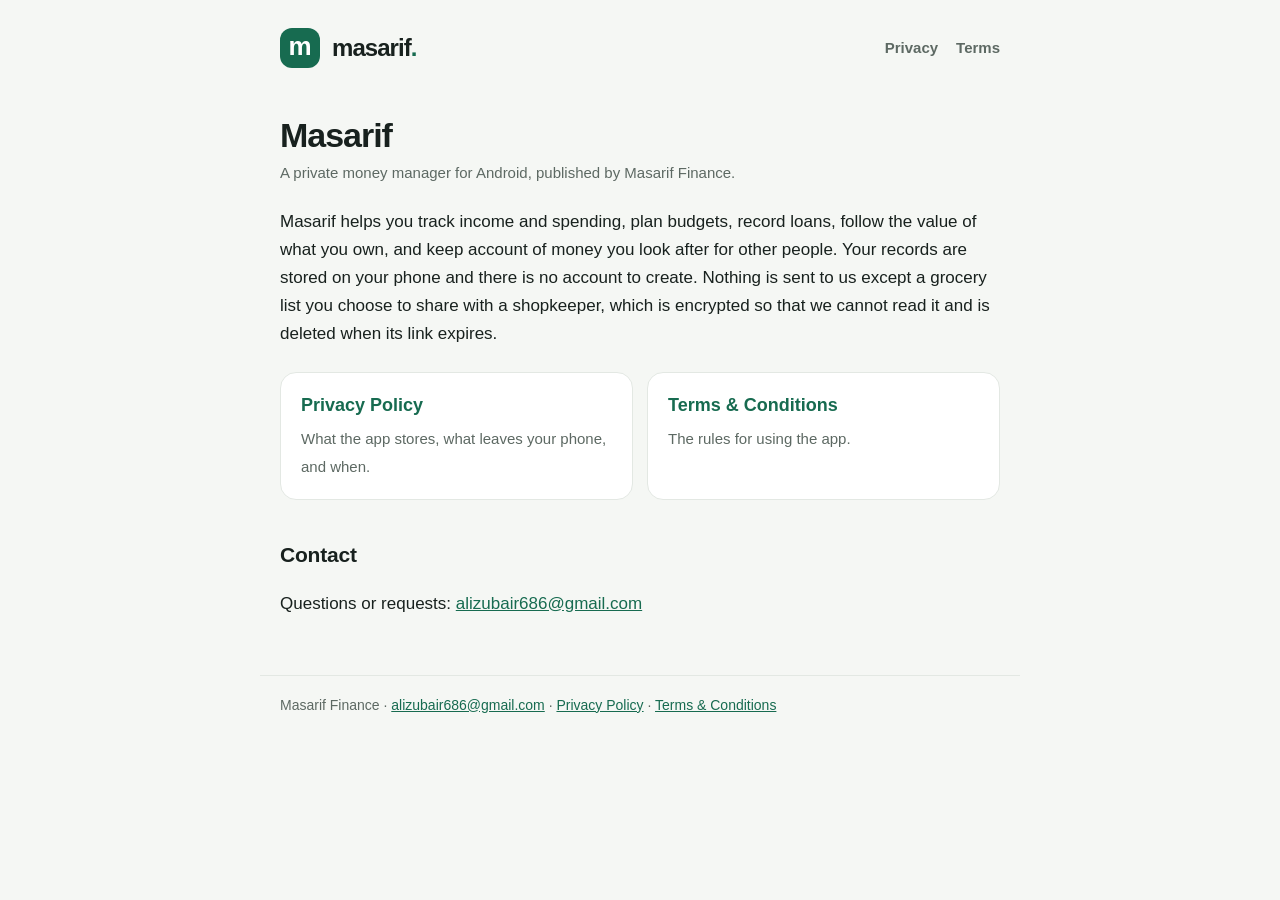
<file: index.html>
<!doctype html>
<html lang="en">
<head>
<meta charset="utf-8">
<meta name="viewport" content="width=device-width, initial-scale=1">
<title>Masarif</title>
<meta name="description" content="Masarif is a private money manager for Android: budgets, loans, wealth and money held for others, kept on your phone.">
<link rel="stylesheet" href="style.css">
</head>
<body>
<header>
  <div class="mark" aria-hidden="true">m</div>
  <a class="brand" href="./">masarif<span>.</span></a>
  <nav>
    <a href="privacy.html">Privacy</a>
    <a href="terms.html">Terms</a>
  </nav>
</header>
<main>
<h1>Masarif</h1>
<p class="meta">A private money manager for Android, published by Masarif Finance.</p>
<p>Masarif helps you track income and spending, plan budgets, record loans, follow the value of what you own, and keep account of money you look after for other people. Your records are stored on your phone and there is no account to create. Nothing is sent to us except a grocery list you choose to share with a shopkeeper, which is encrypted so that we cannot read it and is deleted when its link expires.</p>
<div class="cards">
  <a class="card" href="privacy.html"><strong>Privacy Policy</strong><span>What the app stores, what leaves your phone, and when.</span></a>
  <a class="card" href="terms.html"><strong>Terms &amp; Conditions</strong><span>The rules for using the app.</span></a>
</div>
<h2>Contact</h2>
<p>Questions or requests: <a href="mailto:alizubair686@gmail.com">alizubair686@gmail.com</a></p>
</main>
<footer>
  Masarif Finance · <a href="mailto:alizubair686@gmail.com">alizubair686@gmail.com</a> · <a href="privacy.html">Privacy Policy</a> · <a href="terms.html">Terms &amp; Conditions</a>
</footer>
</body>
</html>
</file>
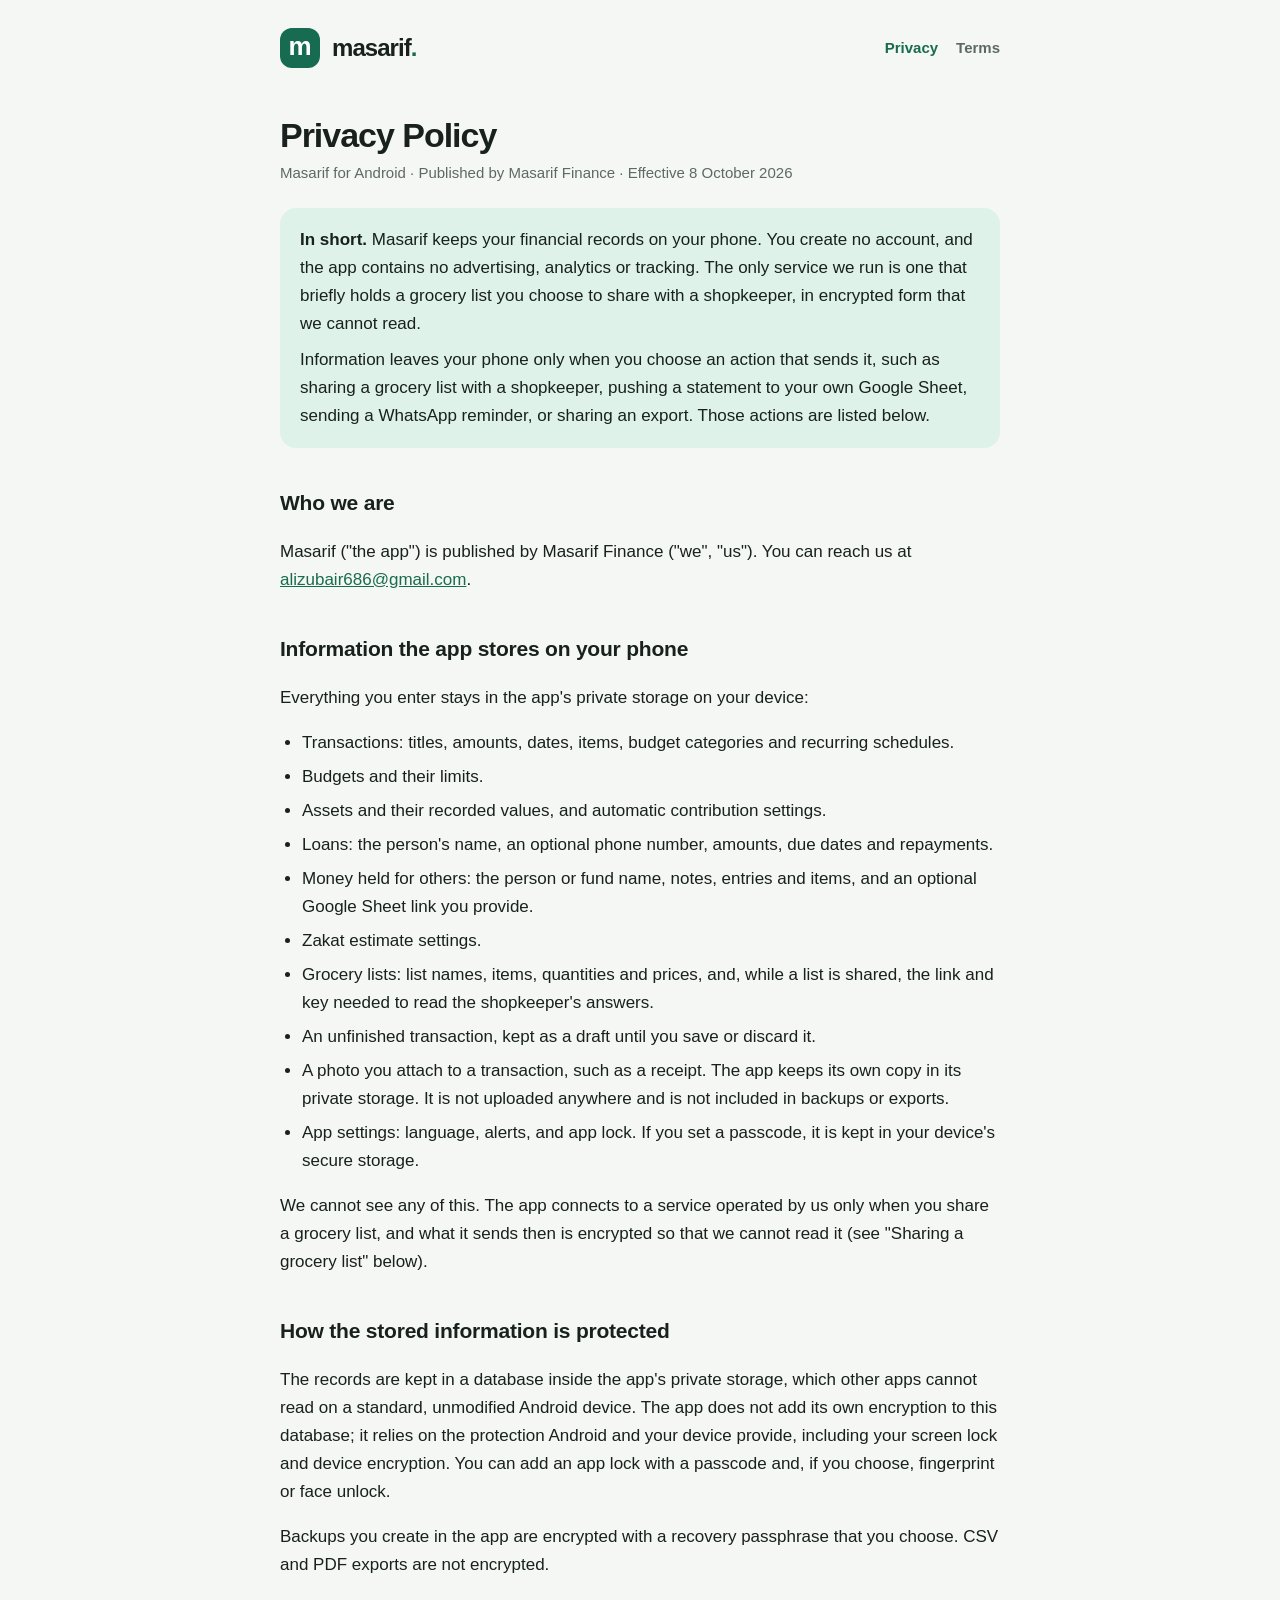
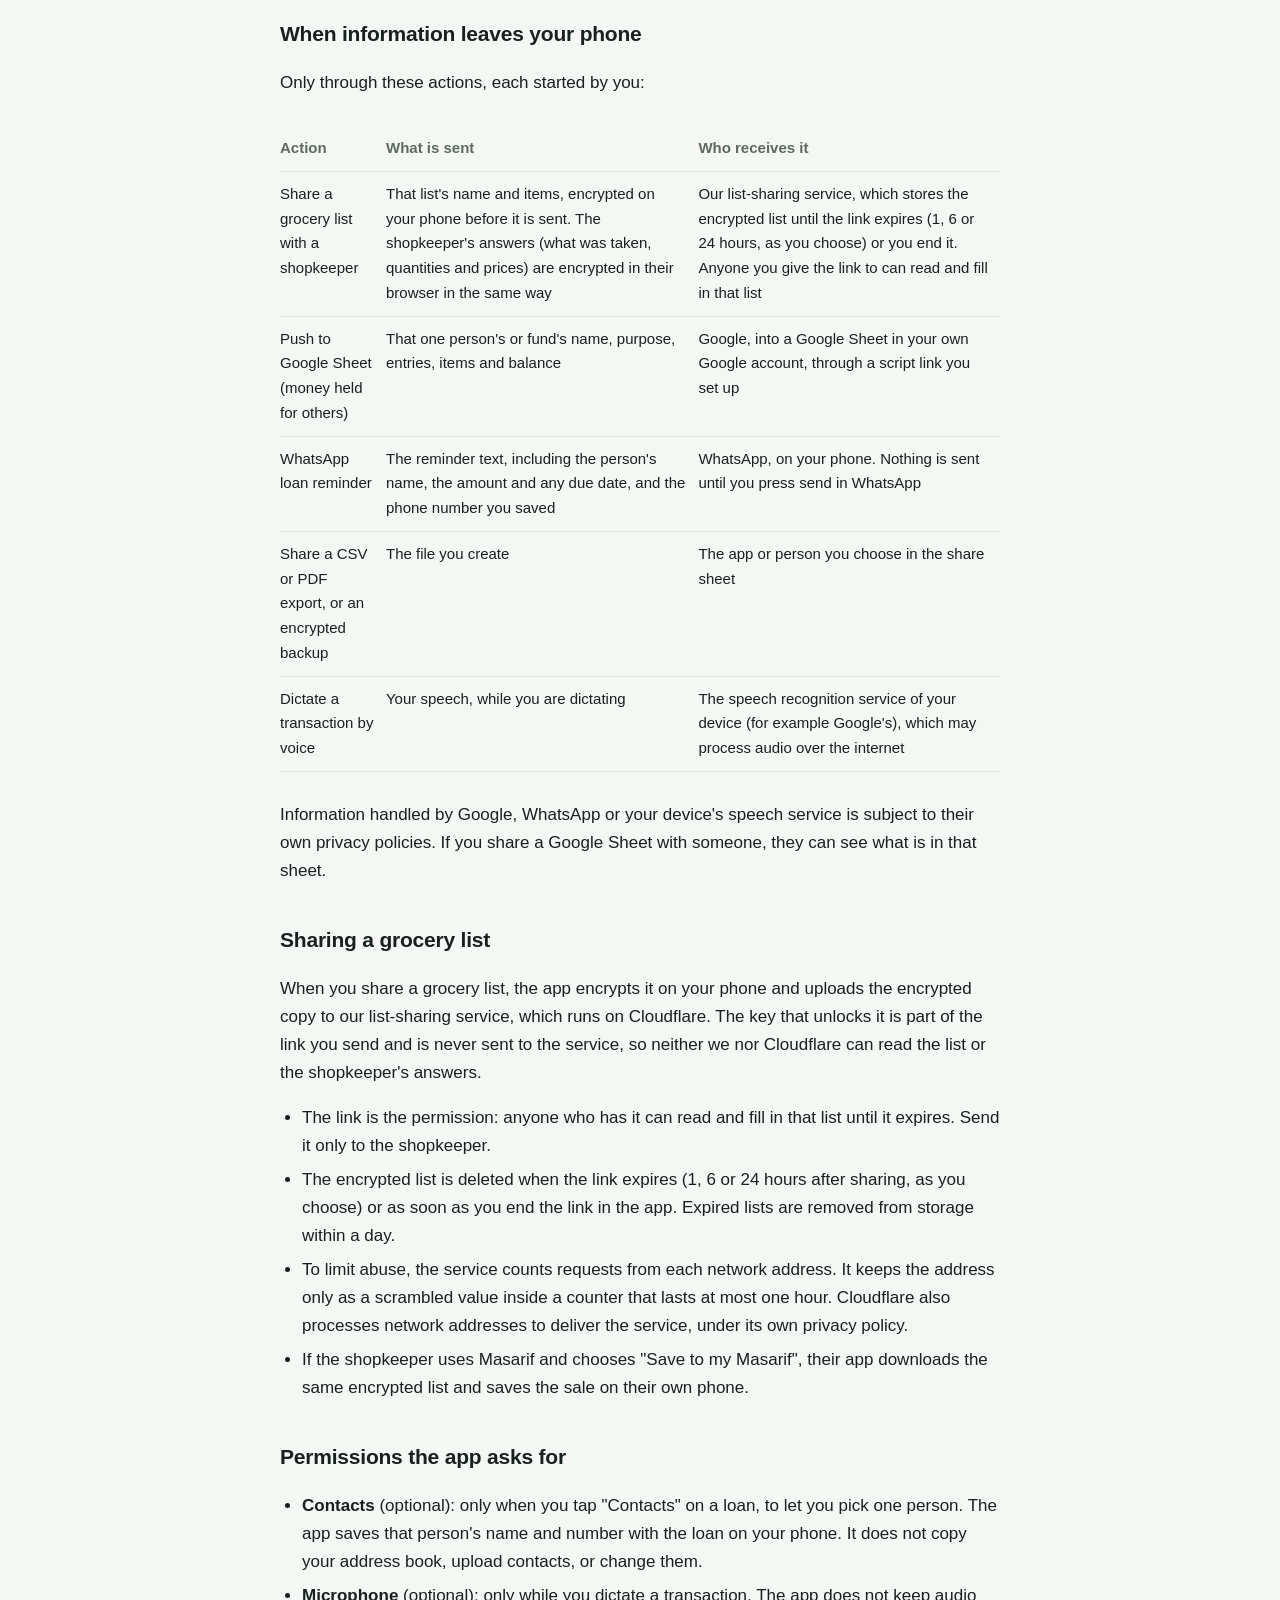
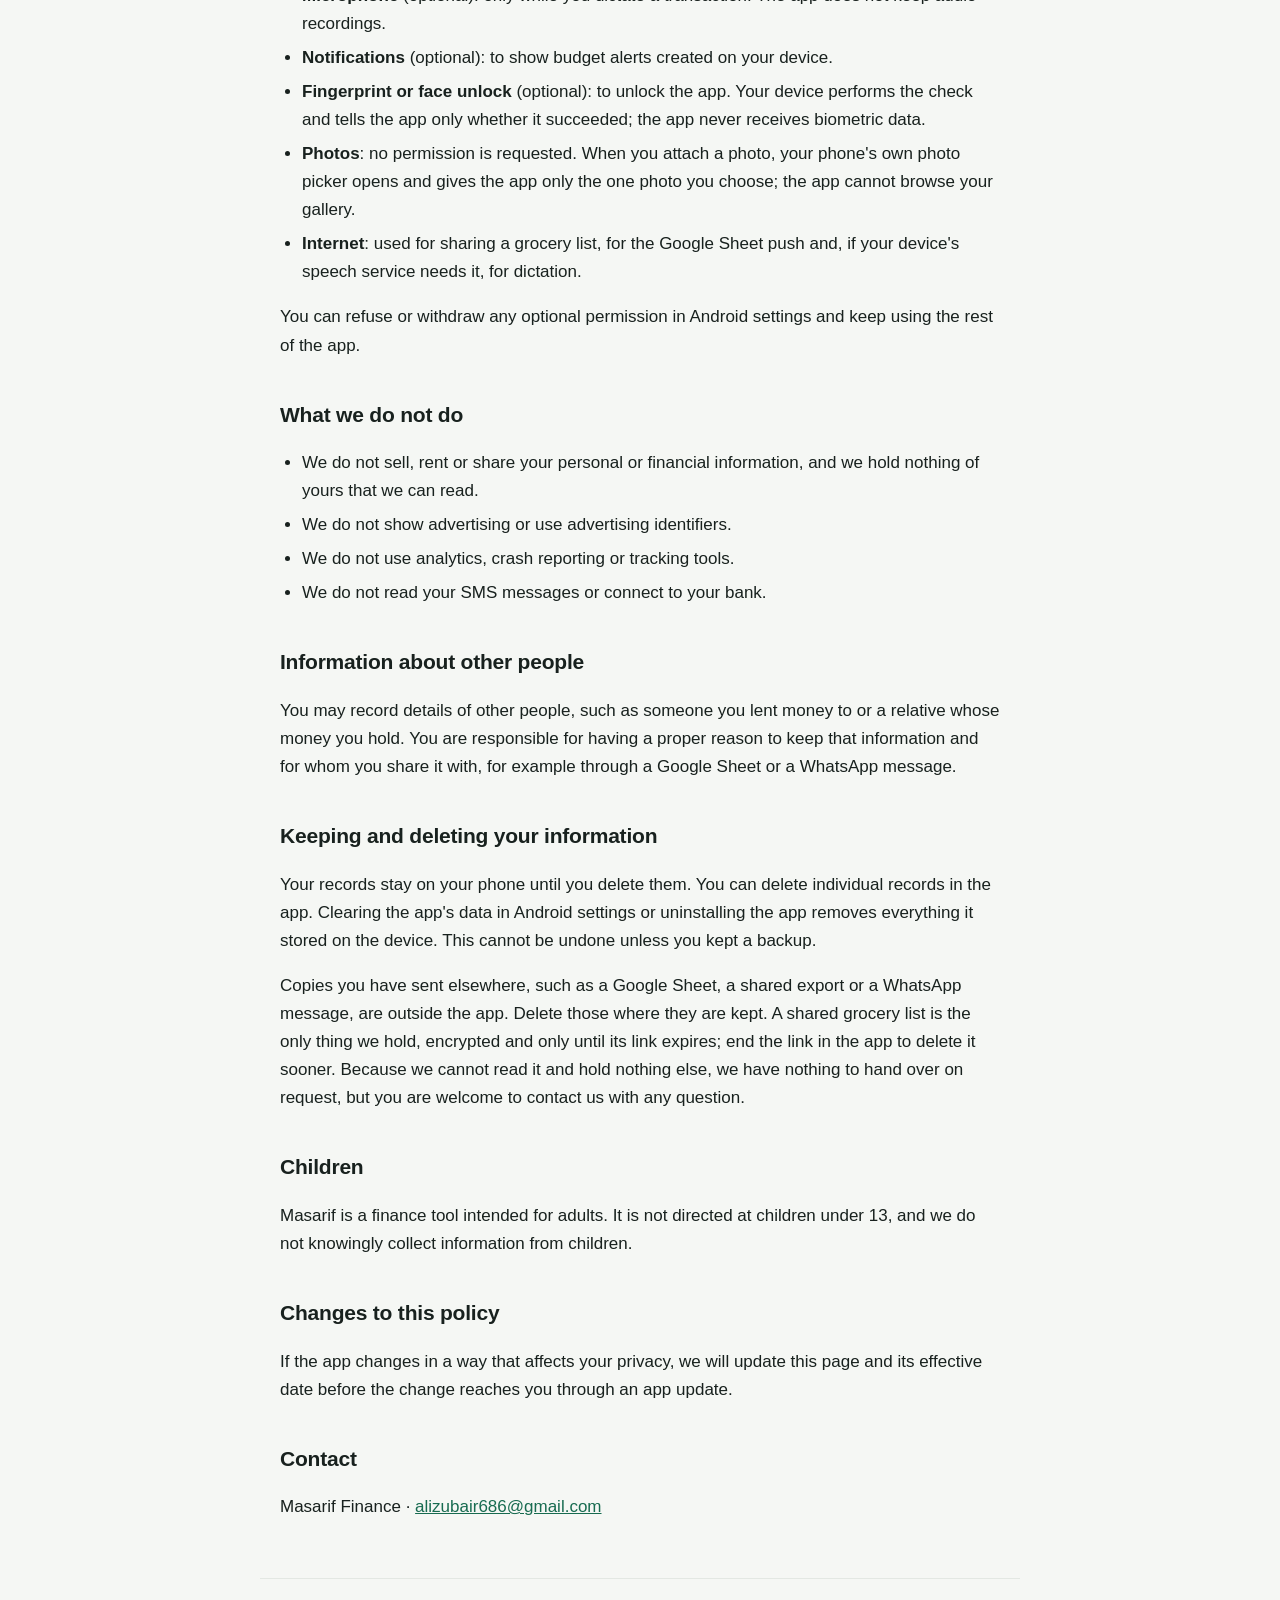
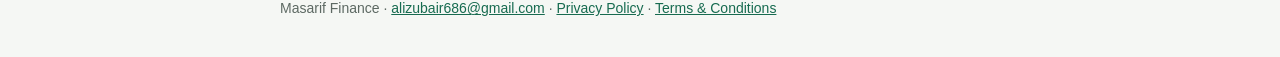
<file: privacy.html>
<!doctype html>
<html lang="en">
<head>
<meta charset="utf-8">
<meta name="viewport" content="width=device-width, initial-scale=1">
<title>Privacy Policy · Masarif</title>
<meta name="description" content="Privacy Policy for the Masarif Android app.">
<link rel="stylesheet" href="style.css">
</head>
<body>
<header>
  <div class="mark" aria-hidden="true">m</div>
  <a class="brand" href="./">masarif<span>.</span></a>
  <nav>
    <a href="privacy.html" aria-current="page">Privacy</a>
    <a href="terms.html">Terms</a>
  </nav>
</header>
<main>
<h1>Privacy Policy</h1>
<p class="meta">Masarif for Android · Published by Masarif Finance · Effective 8 October 2026</p>

<div class="summary">
  <p><strong>In short.</strong> Masarif keeps your financial records on your phone. You create no account, and the app contains no advertising, analytics or tracking. The only service we run is one that briefly holds a grocery list you choose to share with a shopkeeper, in encrypted form that we cannot read.</p>
  <p>Information leaves your phone only when you choose an action that sends it, such as sharing a grocery list with a shopkeeper, pushing a statement to your own Google Sheet, sending a WhatsApp reminder, or sharing an export. Those actions are listed below.</p>
</div>

<h2>Who we are</h2>
<p>Masarif ("the app") is published by Masarif Finance ("we", "us"). You can reach us at <a href="mailto:alizubair686@gmail.com">alizubair686@gmail.com</a>.</p>

<h2>Information the app stores on your phone</h2>
<p>Everything you enter stays in the app's private storage on your device:</p>
<ul>
  <li>Transactions: titles, amounts, dates, items, budget categories and recurring schedules.</li>
  <li>Budgets and their limits.</li>
  <li>Assets and their recorded values, and automatic contribution settings.</li>
  <li>Loans: the person's name, an optional phone number, amounts, due dates and repayments.</li>
  <li>Money held for others: the person or fund name, notes, entries and items, and an optional Google Sheet link you provide.</li>
  <li>Zakat estimate settings.</li>
  <li>Grocery lists: list names, items, quantities and prices, and, while a list is shared, the link and key needed to read the shopkeeper's answers.</li>
  <li>An unfinished transaction, kept as a draft until you save or discard it.</li>
  <li>A photo you attach to a transaction, such as a receipt. The app keeps its own copy in its private storage. It is not uploaded anywhere and is not included in backups or exports.</li>
  <li>App settings: language, alerts, and app lock. If you set a passcode, it is kept in your device's secure storage.</li>
</ul>
<p>We cannot see any of this. The app connects to a service operated by us only when you share a grocery list, and what it sends then is encrypted so that we cannot read it (see "Sharing a grocery list" below).</p>

<h2>How the stored information is protected</h2>
<p>The records are kept in a database inside the app's private storage, which other apps cannot read on a standard, unmodified Android device. The app does not add its own encryption to this database; it relies on the protection Android and your device provide, including your screen lock and device encryption. You can add an app lock with a passcode and, if you choose, fingerprint or face unlock.</p>
<p>Backups you create in the app are encrypted with a recovery passphrase that you choose. CSV and PDF exports are not encrypted.</p>

<h2>When information leaves your phone</h2>
<p>Only through these actions, each started by you:</p>
<div class="table-wrap">
<table>
  <tr><th>Action</th><th>What is sent</th><th>Who receives it</th></tr>
  <tr><td>Share a grocery list with a shopkeeper</td><td>That list's name and items, encrypted on your phone before it is sent. The shopkeeper's answers (what was taken, quantities and prices) are encrypted in their browser in the same way</td><td>Our list-sharing service, which stores the encrypted list until the link expires (1, 6 or 24 hours, as you choose) or you end it. Anyone you give the link to can read and fill in that list</td></tr>
  <tr><td>Push to Google Sheet (money held for others)</td><td>That one person's or fund's name, purpose, entries, items and balance</td><td>Google, into a Google Sheet in your own Google account, through a script link you set up</td></tr>
  <tr><td>WhatsApp loan reminder</td><td>The reminder text, including the person's name, the amount and any due date, and the phone number you saved</td><td>WhatsApp, on your phone. Nothing is sent until you press send in WhatsApp</td></tr>
  <tr><td>Share a CSV or PDF export, or an encrypted backup</td><td>The file you create</td><td>The app or person you choose in the share sheet</td></tr>
  <tr><td>Dictate a transaction by voice</td><td>Your speech, while you are dictating</td><td>The speech recognition service of your device (for example Google's), which may process audio over the internet</td></tr>
</table>
</div>
<p>Information handled by Google, WhatsApp or your device's speech service is subject to their own privacy policies. If you share a Google Sheet with someone, they can see what is in that sheet.</p>

<h2>Sharing a grocery list</h2>
<p>When you share a grocery list, the app encrypts it on your phone and uploads the encrypted copy to our list-sharing service, which runs on Cloudflare. The key that unlocks it is part of the link you send and is never sent to the service, so neither we nor Cloudflare can read the list or the shopkeeper's answers.</p>
<ul>
  <li>The link is the permission: anyone who has it can read and fill in that list until it expires. Send it only to the shopkeeper.</li>
  <li>The encrypted list is deleted when the link expires (1, 6 or 24 hours after sharing, as you choose) or as soon as you end the link in the app. Expired lists are removed from storage within a day.</li>
  <li>To limit abuse, the service counts requests from each network address. It keeps the address only as a scrambled value inside a counter that lasts at most one hour. Cloudflare also processes network addresses to deliver the service, under its own privacy policy.</li>
  <li>If the shopkeeper uses Masarif and chooses "Save to my Masarif", their app downloads the same encrypted list and saves the sale on their own phone.</li>
</ul>

<h2>Permissions the app asks for</h2>
<ul>
  <li><strong>Contacts</strong> (optional): only when you tap "Contacts" on a loan, to let you pick one person. The app saves that person's name and number with the loan on your phone. It does not copy your address book, upload contacts, or change them.</li>
  <li><strong>Microphone</strong> (optional): only while you dictate a transaction. The app does not keep audio recordings.</li>
  <li><strong>Notifications</strong> (optional): to show budget alerts created on your device.</li>
  <li><strong>Fingerprint or face unlock</strong> (optional): to unlock the app. Your device performs the check and tells the app only whether it succeeded; the app never receives biometric data.</li>
  <li><strong>Photos</strong>: no permission is requested. When you attach a photo, your phone's own photo picker opens and gives the app only the one photo you choose; the app cannot browse your gallery.</li>
  <li><strong>Internet</strong>: used for sharing a grocery list, for the Google Sheet push and, if your device's speech service needs it, for dictation.</li>
</ul>
<p>You can refuse or withdraw any optional permission in Android settings and keep using the rest of the app.</p>

<h2>What we do not do</h2>
<ul>
  <li>We do not sell, rent or share your personal or financial information, and we hold nothing of yours that we can read.</li>
  <li>We do not show advertising or use advertising identifiers.</li>
  <li>We do not use analytics, crash reporting or tracking tools.</li>
  <li>We do not read your SMS messages or connect to your bank.</li>
</ul>

<h2>Information about other people</h2>
<p>You may record details of other people, such as someone you lent money to or a relative whose money you hold. You are responsible for having a proper reason to keep that information and for whom you share it with, for example through a Google Sheet or a WhatsApp message.</p>

<h2>Keeping and deleting your information</h2>
<p>Your records stay on your phone until you delete them. You can delete individual records in the app. Clearing the app's data in Android settings or uninstalling the app removes everything it stored on the device. This cannot be undone unless you kept a backup.</p>
<p>Copies you have sent elsewhere, such as a Google Sheet, a shared export or a WhatsApp message, are outside the app. Delete those where they are kept. A shared grocery list is the only thing we hold, encrypted and only until its link expires; end the link in the app to delete it sooner. Because we cannot read it and hold nothing else, we have nothing to hand over on request, but you are welcome to contact us with any question.</p>

<h2>Children</h2>
<p>Masarif is a finance tool intended for adults. It is not directed at children under 13, and we do not knowingly collect information from children.</p>

<h2>Changes to this policy</h2>
<p>If the app changes in a way that affects your privacy, we will update this page and its effective date before the change reaches you through an app update.</p>

<h2>Contact</h2>
<p>Masarif Finance · <a href="mailto:alizubair686@gmail.com">alizubair686@gmail.com</a></p>
</main>
<footer>
  Masarif Finance · <a href="mailto:alizubair686@gmail.com">alizubair686@gmail.com</a> · <a href="privacy.html">Privacy Policy</a> · <a href="terms.html">Terms &amp; Conditions</a>
</footer>
</body>
</html>
</file>
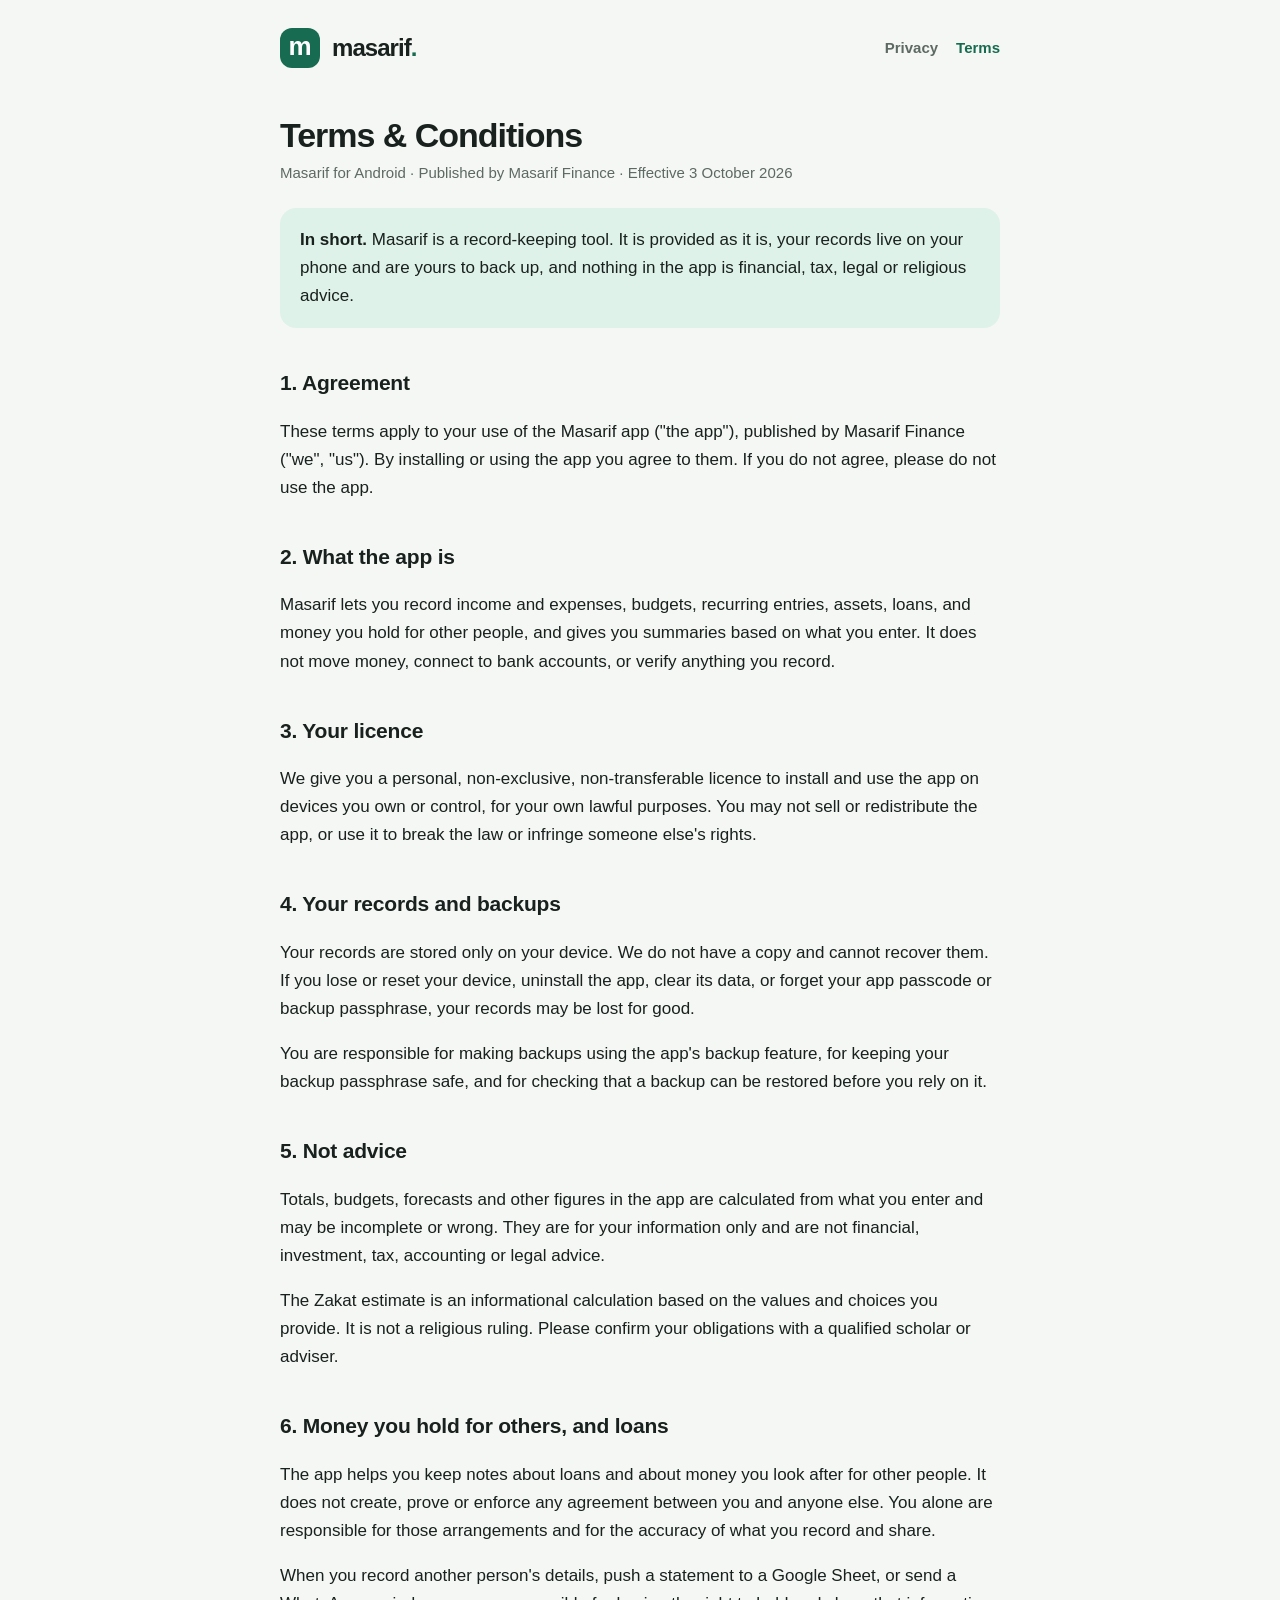
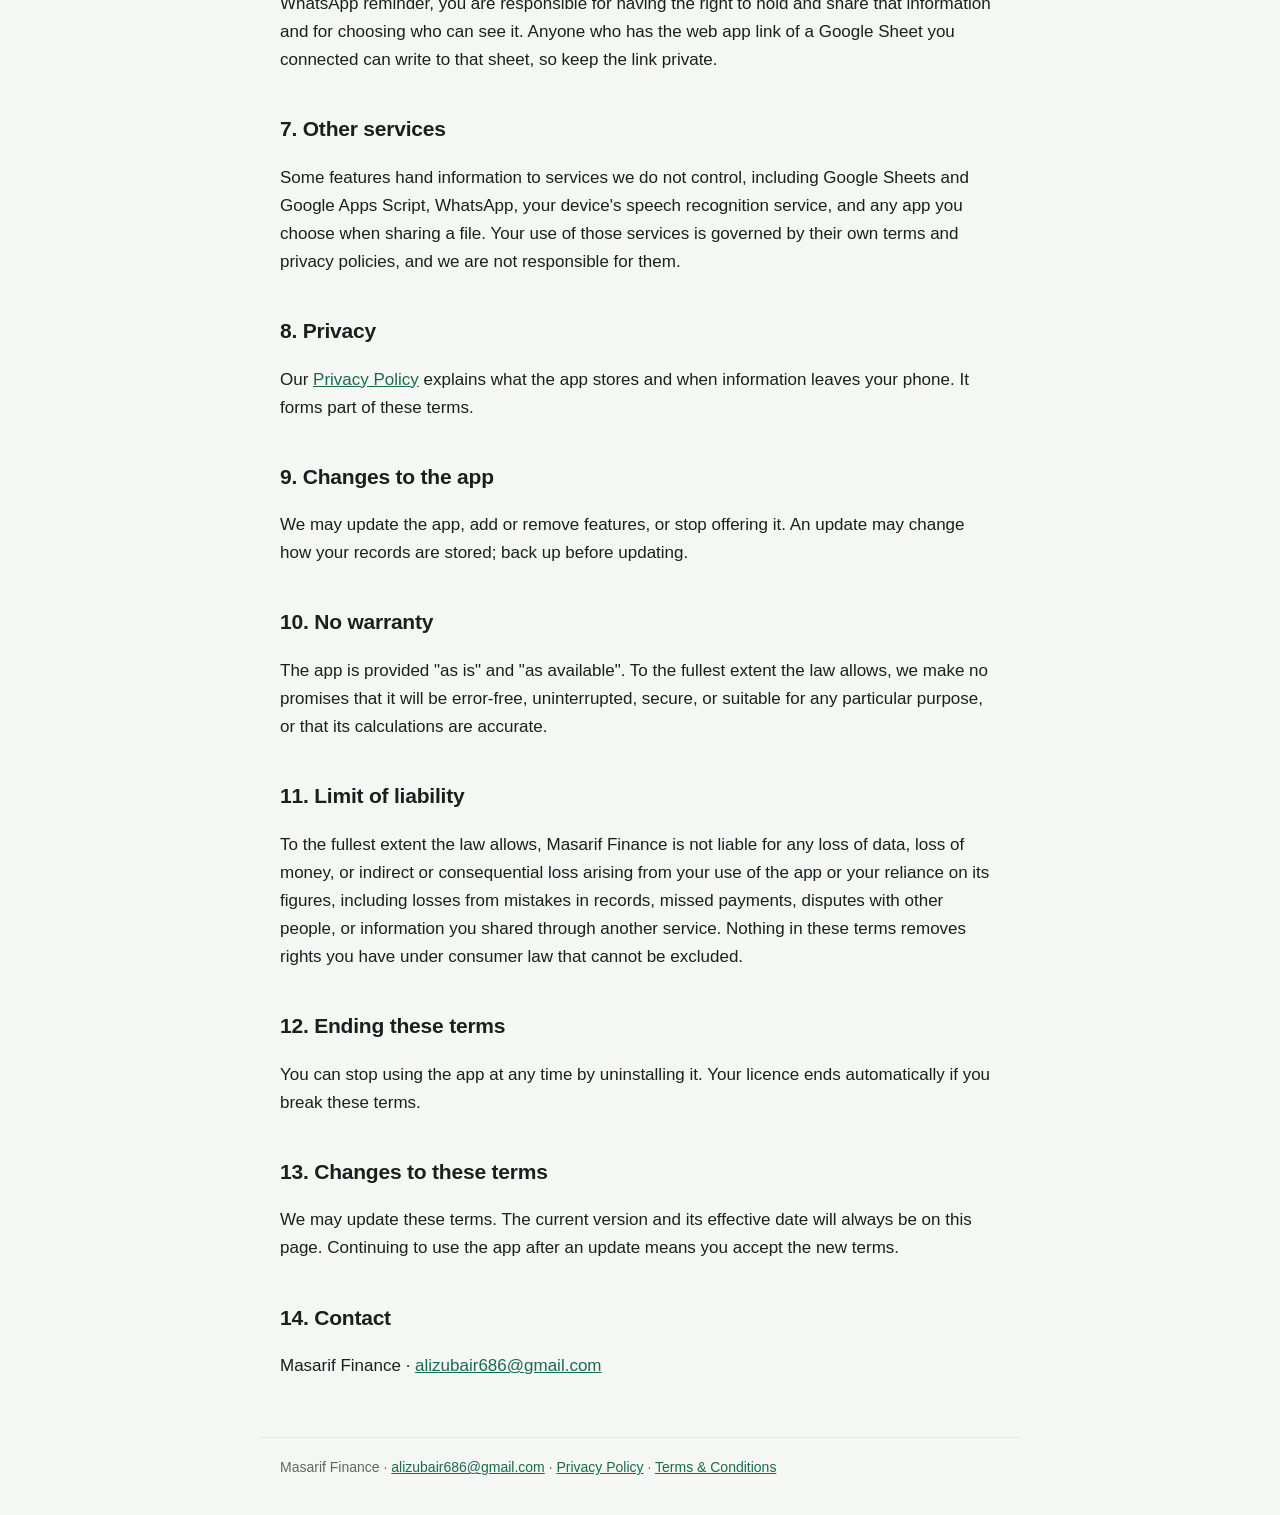
<file: terms.html>
<!doctype html>
<html lang="en">
<head>
<meta charset="utf-8">
<meta name="viewport" content="width=device-width, initial-scale=1">
<title>Terms & Conditions · Masarif</title>
<meta name="description" content="Terms and Conditions for the Masarif Android app.">
<link rel="stylesheet" href="style.css">
</head>
<body>
<header>
  <div class="mark" aria-hidden="true">m</div>
  <a class="brand" href="./">masarif<span>.</span></a>
  <nav>
    <a href="privacy.html">Privacy</a>
    <a href="terms.html" aria-current="page">Terms</a>
  </nav>
</header>
<main>
<h1>Terms &amp; Conditions</h1>
<p class="meta">Masarif for Android · Published by Masarif Finance · Effective 3 October 2026</p>

<div class="summary">
  <p><strong>In short.</strong> Masarif is a record-keeping tool. It is provided as it is, your records live on your phone and are yours to back up, and nothing in the app is financial, tax, legal or religious advice.</p>
</div>

<h2>1. Agreement</h2>
<p>These terms apply to your use of the Masarif app ("the app"), published by Masarif Finance ("we", "us"). By installing or using the app you agree to them. If you do not agree, please do not use the app.</p>

<h2>2. What the app is</h2>
<p>Masarif lets you record income and expenses, budgets, recurring entries, assets, loans, and money you hold for other people, and gives you summaries based on what you enter. It does not move money, connect to bank accounts, or verify anything you record.</p>

<h2>3. Your licence</h2>
<p>We give you a personal, non-exclusive, non-transferable licence to install and use the app on devices you own or control, for your own lawful purposes. You may not sell or redistribute the app, or use it to break the law or infringe someone else's rights.</p>

<h2>4. Your records and backups</h2>
<p>Your records are stored only on your device. We do not have a copy and cannot recover them. If you lose or reset your device, uninstall the app, clear its data, or forget your app passcode or backup passphrase, your records may be lost for good.</p>
<p>You are responsible for making backups using the app's backup feature, for keeping your backup passphrase safe, and for checking that a backup can be restored before you rely on it.</p>

<h2>5. Not advice</h2>
<p>Totals, budgets, forecasts and other figures in the app are calculated from what you enter and may be incomplete or wrong. They are for your information only and are not financial, investment, tax, accounting or legal advice.</p>
<p>The Zakat estimate is an informational calculation based on the values and choices you provide. It is not a religious ruling. Please confirm your obligations with a qualified scholar or adviser.</p>

<h2>6. Money you hold for others, and loans</h2>
<p>The app helps you keep notes about loans and about money you look after for other people. It does not create, prove or enforce any agreement between you and anyone else. You alone are responsible for those arrangements and for the accuracy of what you record and share.</p>
<p>When you record another person's details, push a statement to a Google Sheet, or send a WhatsApp reminder, you are responsible for having the right to hold and share that information and for choosing who can see it. Anyone who has the web app link of a Google Sheet you connected can write to that sheet, so keep the link private.</p>

<h2>7. Other services</h2>
<p>Some features hand information to services we do not control, including Google Sheets and Google Apps Script, WhatsApp, your device's speech recognition service, and any app you choose when sharing a file. Your use of those services is governed by their own terms and privacy policies, and we are not responsible for them.</p>

<h2>8. Privacy</h2>
<p>Our <a href="privacy.html">Privacy Policy</a> explains what the app stores and when information leaves your phone. It forms part of these terms.</p>

<h2>9. Changes to the app</h2>
<p>We may update the app, add or remove features, or stop offering it. An update may change how your records are stored; back up before updating.</p>

<h2>10. No warranty</h2>
<p>The app is provided "as is" and "as available". To the fullest extent the law allows, we make no promises that it will be error-free, uninterrupted, secure, or suitable for any particular purpose, or that its calculations are accurate.</p>

<h2>11. Limit of liability</h2>
<p>To the fullest extent the law allows, Masarif Finance is not liable for any loss of data, loss of money, or indirect or consequential loss arising from your use of the app or your reliance on its figures, including losses from mistakes in records, missed payments, disputes with other people, or information you shared through another service. Nothing in these terms removes rights you have under consumer law that cannot be excluded.</p>

<h2>12. Ending these terms</h2>
<p>You can stop using the app at any time by uninstalling it. Your licence ends automatically if you break these terms.</p>

<h2>13. Changes to these terms</h2>
<p>We may update these terms. The current version and its effective date will always be on this page. Continuing to use the app after an update means you accept the new terms.</p>

<h2>14. Contact</h2>
<p>Masarif Finance · <a href="mailto:alizubair686@gmail.com">alizubair686@gmail.com</a></p>
</main>
<footer>
  Masarif Finance · <a href="mailto:alizubair686@gmail.com">alizubair686@gmail.com</a> · <a href="privacy.html">Privacy Policy</a> · <a href="terms.html">Terms &amp; Conditions</a>
</footer>
</body>
</html>
</file>
<file: style.css>
:root {
  --bg: #f5f7f4; --paper: #ffffff; --ink: #18211e; --muted: #5d6963;
  --green: #176b50; --soft: #dff2e9; --line: #e3e8e3;
}
@media (prefers-color-scheme: dark) {
  :root { --bg: #101613; --paper: #18211e; --ink: #edf2ee; --muted: #a3b0a9; --green: #6fd0a8; --soft: #1d3a30; --line: #2a3530; }
}
* { box-sizing: border-box; }
html { -webkit-text-size-adjust: 100%; }
body {
  margin: 0; background: var(--bg); color: var(--ink); overflow-wrap: anywhere;
  font: 17px/1.65 -apple-system, BlinkMacSystemFont, "Segoe UI", Roboto, "Helvetica Neue", Arial, sans-serif;
}
header, main, footer { max-width: 760px; margin: 0 auto; padding: 0 20px; }
header { display: flex; align-items: center; gap: 12px; padding-top: 28px; padding-bottom: 8px; flex-wrap: wrap; }
.mark {
  width: 40px; height: 40px; border-radius: 12px; background: #176b50; color: #fff;
  display: flex; align-items: center; justify-content: center; font-weight: 800; font-size: 26px; line-height: 1; padding-bottom: 4px;
}
.brand { font-weight: 800; font-size: 24px; letter-spacing: -0.04em; color: var(--ink); text-decoration: none; }
.brand span { color: var(--green); }
nav { margin-left: auto; display: flex; gap: 18px; flex-wrap: wrap; }
nav a { color: var(--muted); text-decoration: none; font-size: 15px; font-weight: 600; }
nav a[aria-current="page"], nav a:hover { color: var(--green); }
main { padding-top: 12px; padding-bottom: 40px; }
h1 { font-size: 34px; line-height: 1.15; letter-spacing: -0.03em; margin: 28px 0 6px; }
h2 { font-size: 21px; letter-spacing: -0.01em; margin: 38px 0 8px; }
p, li { color: var(--ink); }
.meta { color: var(--muted); font-size: 15px; margin: 0 0 22px; }
.summary { background: var(--soft); border-radius: 16px; padding: 18px 20px; margin: 20px 0; }
.summary p { margin: 0 0 8px; } .summary p:last-child { margin: 0; }
a { color: var(--green); }
ul { padding-left: 22px; } li { margin: 6px 0; }
.cards { display: grid; gap: 14px; grid-template-columns: repeat(auto-fit, minmax(220px, 1fr)); margin-top: 24px; }
.card { background: var(--paper); border: 1px solid var(--line); border-radius: 16px; padding: 18px 20px; text-decoration: none; color: var(--ink); display: block; }
.card strong { display: block; font-size: 18px; color: var(--green); margin-bottom: 4px; }
.card span { color: var(--muted); font-size: 15px; }
table { width: 100%; border-collapse: collapse; margin: 12px 0; font-size: 15px; }
th, td { text-align: left; vertical-align: top; padding: 10px 12px 10px 0; border-bottom: 1px solid var(--line); }
th { color: var(--muted); font-weight: 600; }
.table-wrap { overflow-x: auto; }
footer { border-top: 1px solid var(--line); padding-top: 18px; padding-bottom: 36px; color: var(--muted); font-size: 14px; }
</file>
